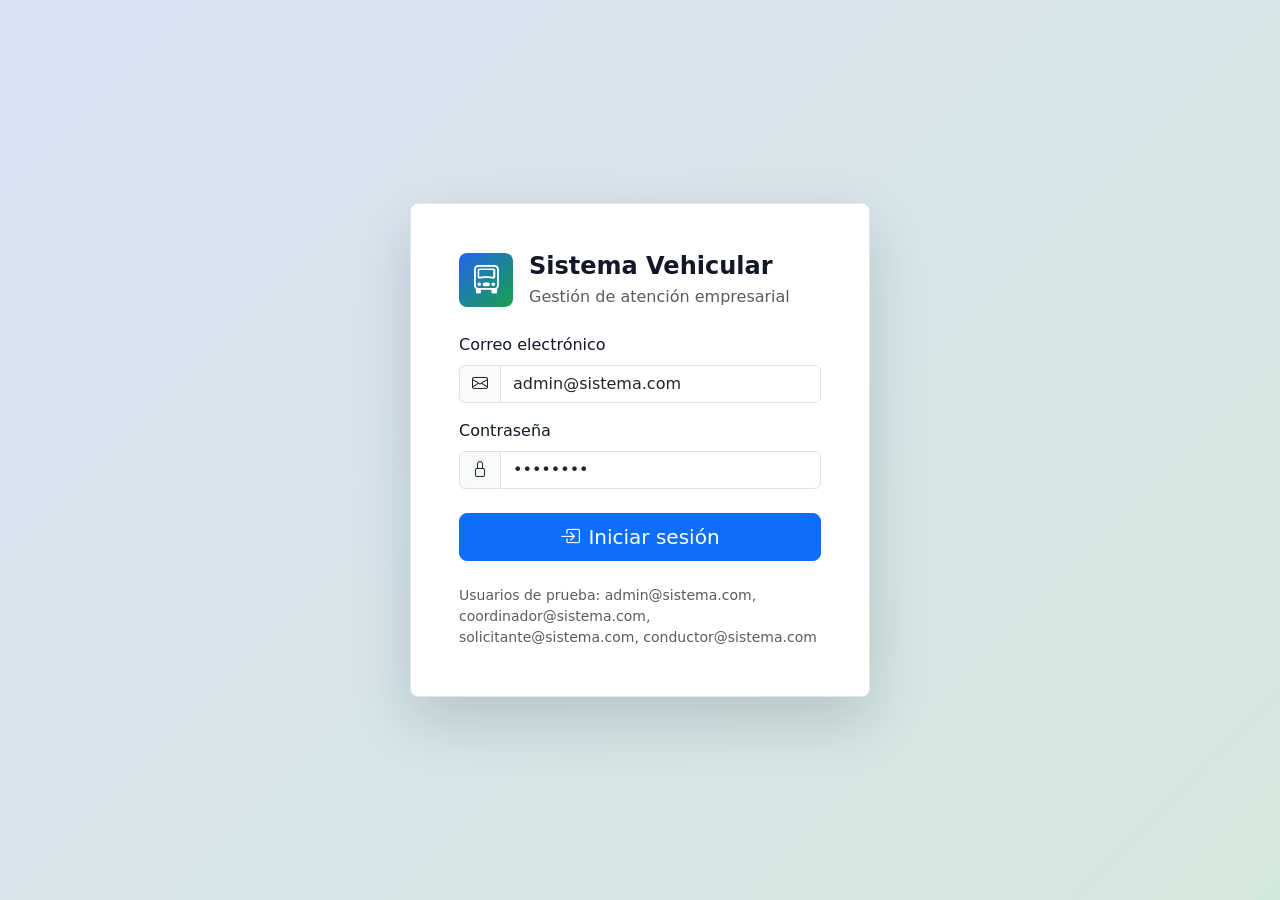
<file: frontend/index.html>
<!doctype html>
<html lang="es">
<head>
  <meta charset="utf-8">
  <meta name="viewport" content="width=device-width, initial-scale=1">
  <meta http-equiv="refresh" content="0; url=login.html">
  <title>Sistema Vehicular</title>
</head>
<body>
  <a href="login.html">Ir al sistema</a>
</body>
</html>
</file>
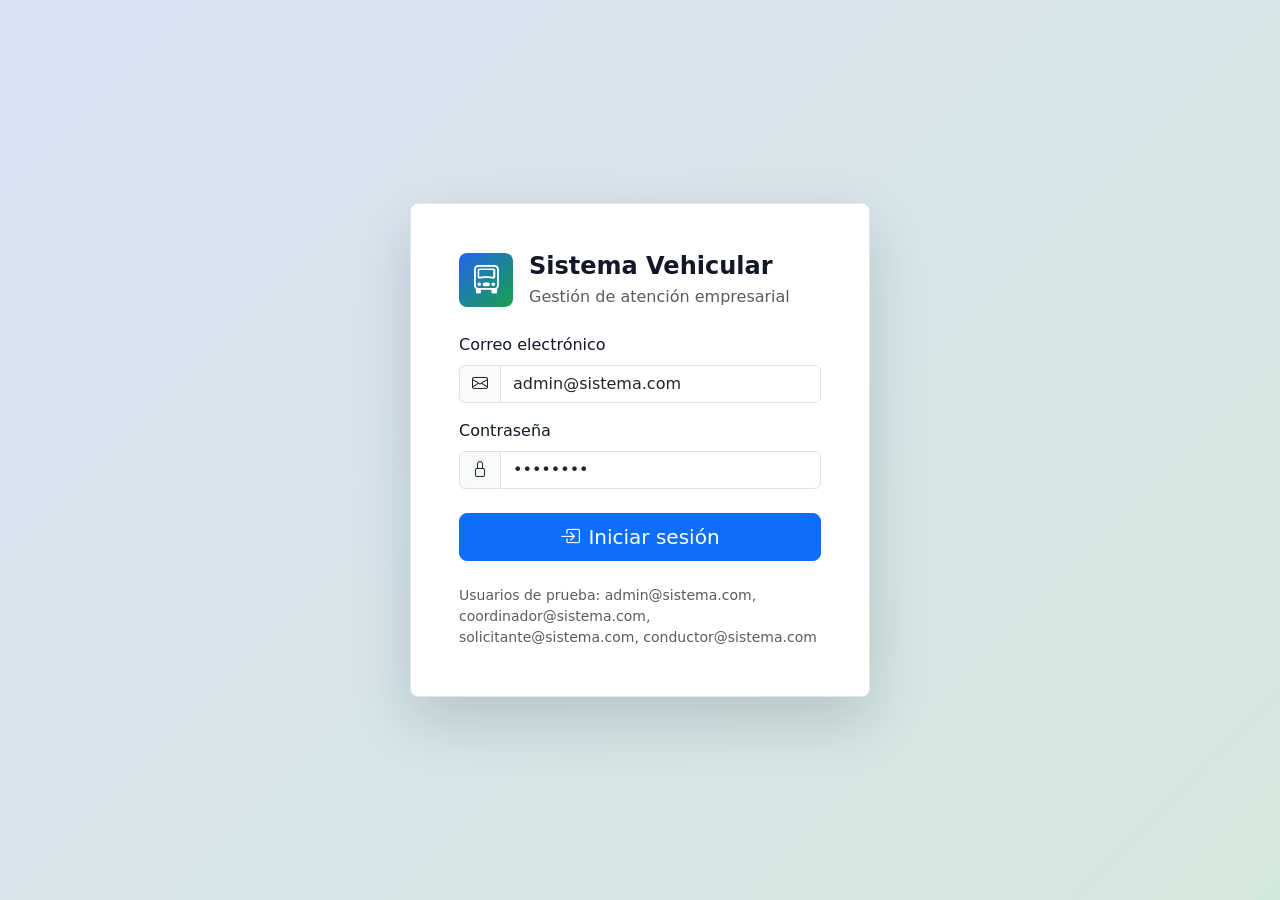
<file: frontend/cola.html>
<!doctype html>
<html lang="es">
<head>
  <meta charset="utf-8">
  <meta name="viewport" content="width=device-width, initial-scale=1">
  <title>Cola vehicular | Sistema Vehicular</title>
  <link href="https://cdn.jsdelivr.net/npm/bootstrap@5.3.3/dist/css/bootstrap.min.css" rel="stylesheet">
  <link href="https://cdn.jsdelivr.net/npm/bootstrap-icons@1.11.3/font/bootstrap-icons.min.css" rel="stylesheet">
  <link href="assets/css/styles.css?v=20260617-3" rel="stylesheet">
</head>
<body>
  <div id="app"></div>
  <script src="https://cdn.jsdelivr.net/npm/bootstrap@5.3.3/dist/js/bootstrap.bundle.min.js"></script>
  <script src="assets/js/config.js?v=20260617-3"></script>
  <script src="assets/js/utils.js?v=20260617-3"></script>
  <script src="assets/js/cola.js?v=20260617-3"></script>
</body>
</html>
</file>
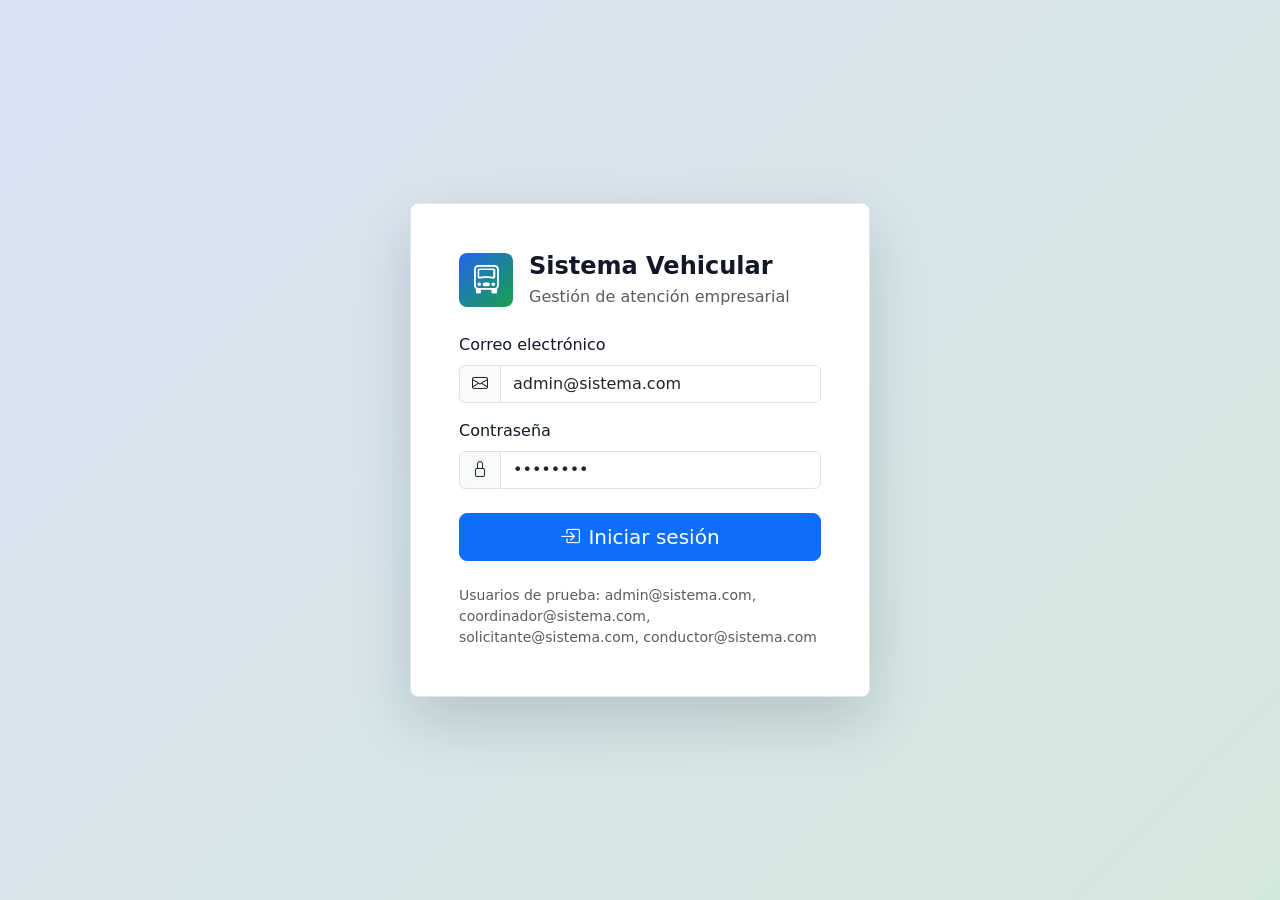
<file: frontend/conductores.html>
<!doctype html>
<html lang="es">
<head>
  <meta charset="utf-8">
  <meta name="viewport" content="width=device-width, initial-scale=1">
  <title>Conductores | Sistema Vehicular</title>
  <link href="https://cdn.jsdelivr.net/npm/bootstrap@5.3.3/dist/css/bootstrap.min.css" rel="stylesheet">
  <link href="https://cdn.jsdelivr.net/npm/bootstrap-icons@1.11.3/font/bootstrap-icons.min.css" rel="stylesheet">
  <link href="assets/css/styles.css?v=20260617-3" rel="stylesheet">
</head>
<body>
  <div id="app"></div>
  <script src="https://cdn.jsdelivr.net/npm/bootstrap@5.3.3/dist/js/bootstrap.bundle.min.js"></script>
  <script src="assets/js/config.js?v=20260617-3"></script>
  <script src="assets/js/utils.js?v=20260617-3"></script>
  <script src="assets/js/conductores.js?v=20260617-3"></script>
</body>
</html>
</file>
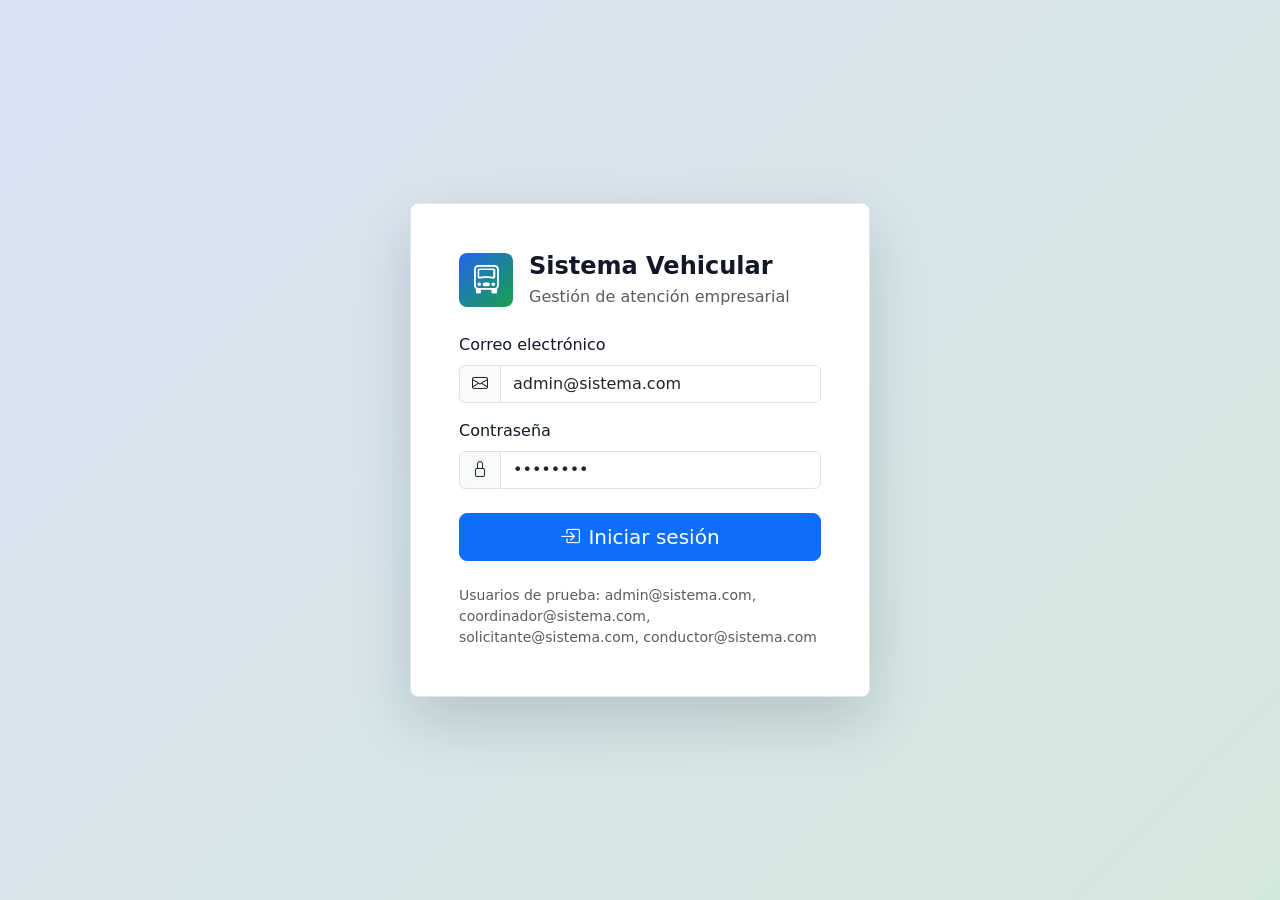
<file: frontend/kilometraje.html>
<!doctype html>
<html lang="es">
<head>
  <meta charset="utf-8">
  <meta name="viewport" content="width=device-width, initial-scale=1">
  <title>Kilometraje | Sistema Vehicular</title>
  <link href="https://cdn.jsdelivr.net/npm/bootstrap@5.3.3/dist/css/bootstrap.min.css" rel="stylesheet">
  <link href="https://cdn.jsdelivr.net/npm/bootstrap-icons@1.11.3/font/bootstrap-icons.min.css" rel="stylesheet">
  <link href="assets/css/styles.css?v=20260617-3" rel="stylesheet">
</head>
<body>
  <div id="app"></div>
  <script src="https://cdn.jsdelivr.net/npm/bootstrap@5.3.3/dist/js/bootstrap.bundle.min.js"></script>
  <script src="assets/js/config.js?v=20260617-3"></script>
  <script src="assets/js/utils.js?v=20260617-3"></script>
  <script src="assets/js/kilometraje.js?v=20260617-3"></script>
</body>
</html>
</file>
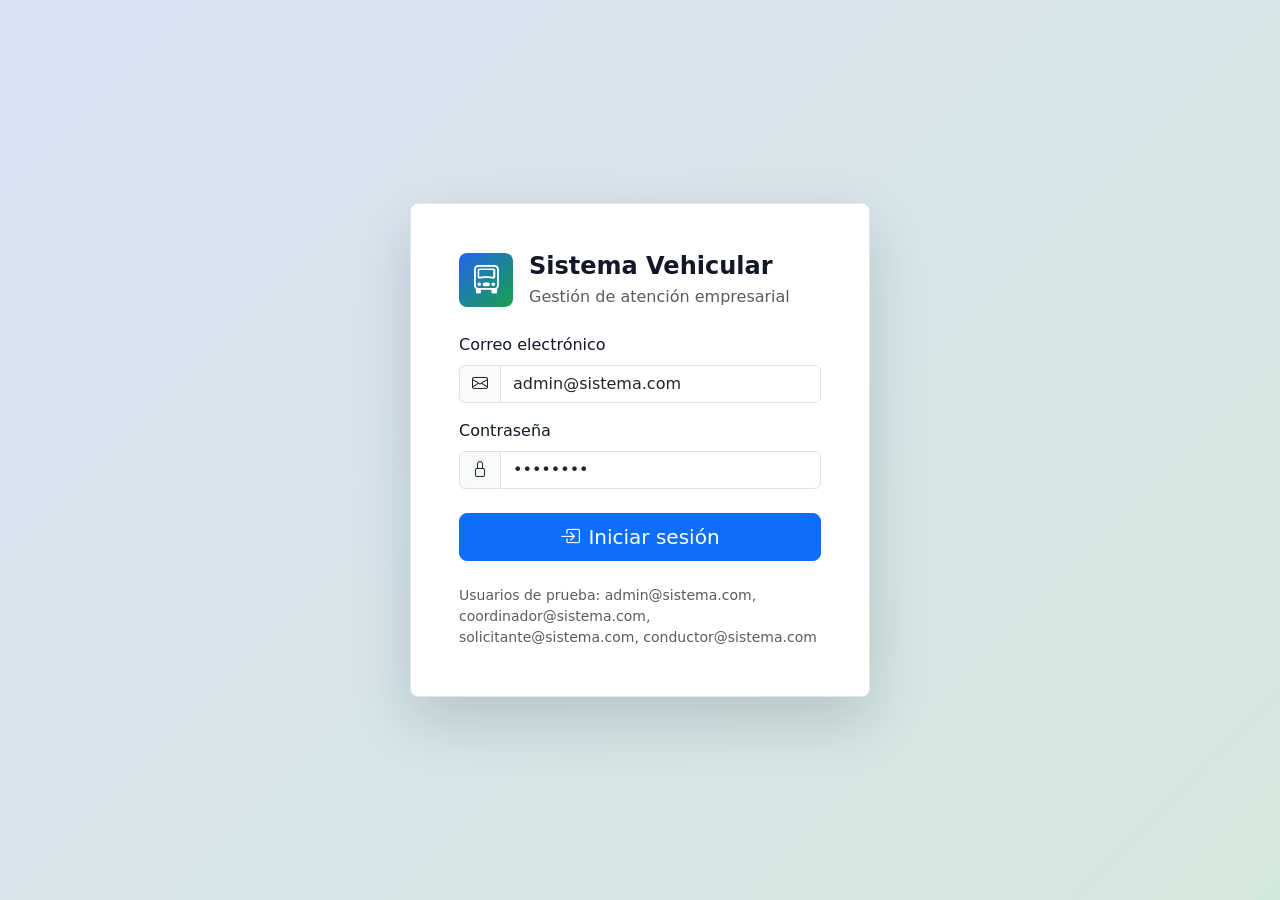
<file: frontend/login.html>
<!doctype html>
<html lang="es">
<head>
  <meta charset="utf-8">
  <meta name="viewport" content="width=device-width, initial-scale=1">
  <title>Inicio de sesión | Sistema Vehicular</title>
  <link href="https://cdn.jsdelivr.net/npm/bootstrap@5.3.3/dist/css/bootstrap.min.css" rel="stylesheet">
  <link href="https://cdn.jsdelivr.net/npm/bootstrap-icons@1.11.3/font/bootstrap-icons.min.css" rel="stylesheet">
  <link href="assets/css/styles.css?v=20260617-3" rel="stylesheet">
</head>
<body class="login-page">
  <main class="login-card p-4 p-md-5">
    <div class="d-flex align-items-center gap-3 mb-4">
      <div class="brand-mark"><i class="bi bi-truck-front"></i></div>
      <div>
        <h1 class="h4 mb-1 fw-bold">Sistema Vehicular</h1>
        <div class="text-muted">Gestión de atención empresarial</div>
      </div>
    </div>
    <div id="loginMessage"></div>
    <form id="loginForm" class="needs-validation" novalidate>
      <div class="mb-3">
        <label class="form-label">Correo electrónico</label>
        <div class="input-group">
          <span class="input-group-text"><i class="bi bi-envelope"></i></span>
          <input class="form-control" type="email" name="email" value="admin@sistema.com" required>
        </div>
      </div>
      <div class="mb-4">
        <label class="form-label">Contraseña</label>
        <div class="input-group">
          <span class="input-group-text"><i class="bi bi-lock"></i></span>
          <input class="form-control" type="password" name="password" value="admin123" required>
        </div>
      </div>
      <button class="btn btn-primary btn-lg w-100 btn-icon" type="submit"><i class="bi bi-box-arrow-in-right"></i> Iniciar sesión</button>
    </form>
    <div class="mt-4 small text-muted">
      Usuarios de prueba: admin@sistema.com, coordinador@sistema.com, solicitante@sistema.com, conductor@sistema.com
    </div>
  </main>
  <script src="https://cdn.jsdelivr.net/npm/bootstrap@5.3.3/dist/js/bootstrap.bundle.min.js"></script>
  <script src="assets/js/config.js?v=20260617-3"></script>
  <script src="assets/js/utils.js?v=20260617-3"></script>
  <script src="assets/js/auth.js?v=20260617-3"></script>
</body>
</html>
</file>
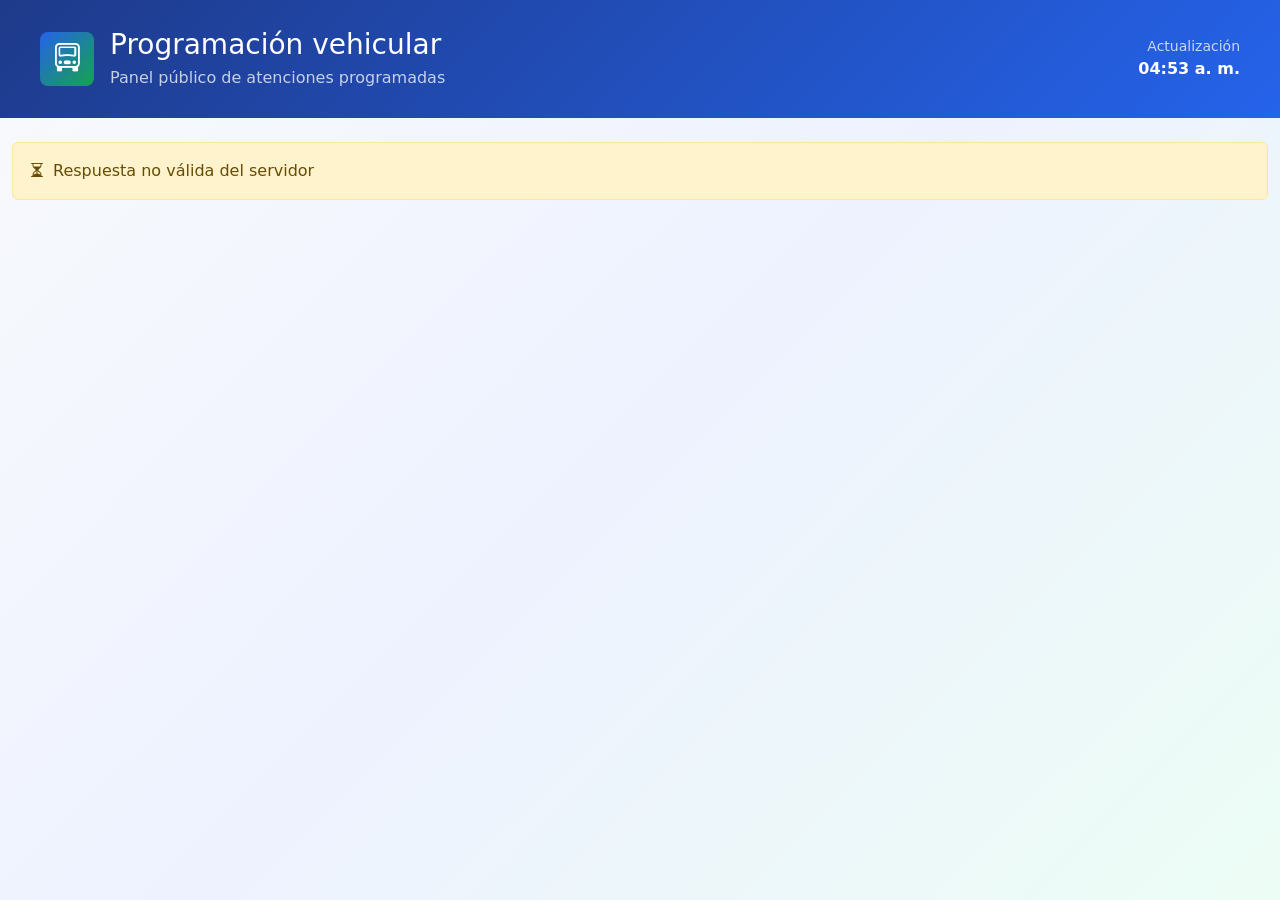
<file: frontend/panel-publico.html>
<!doctype html>
<html lang="es">
<head>
  <meta charset="utf-8">
  <meta name="viewport" content="width=device-width, initial-scale=1">
  <title>Panel público | Sistema Vehicular</title>
  <link href="https://cdn.jsdelivr.net/npm/bootstrap@5.3.3/dist/css/bootstrap.min.css" rel="stylesheet">
  <link href="https://cdn.jsdelivr.net/npm/bootstrap-icons@1.11.3/font/bootstrap-icons.min.css" rel="stylesheet">
  <link href="assets/css/styles.css?v=20260617-3" rel="stylesheet">
</head>
<body>
  <div id="publicApp"></div>
  <script src="https://cdn.jsdelivr.net/npm/bootstrap@5.3.3/dist/js/bootstrap.bundle.min.js"></script>
  <script src="assets/js/config.js?v=20260617-3"></script>
  <script src="assets/js/utils.js?v=20260617-3"></script>
  <script src="assets/js/panel-publico.js?v=20260617-3"></script>
</body>
</html>
</file>
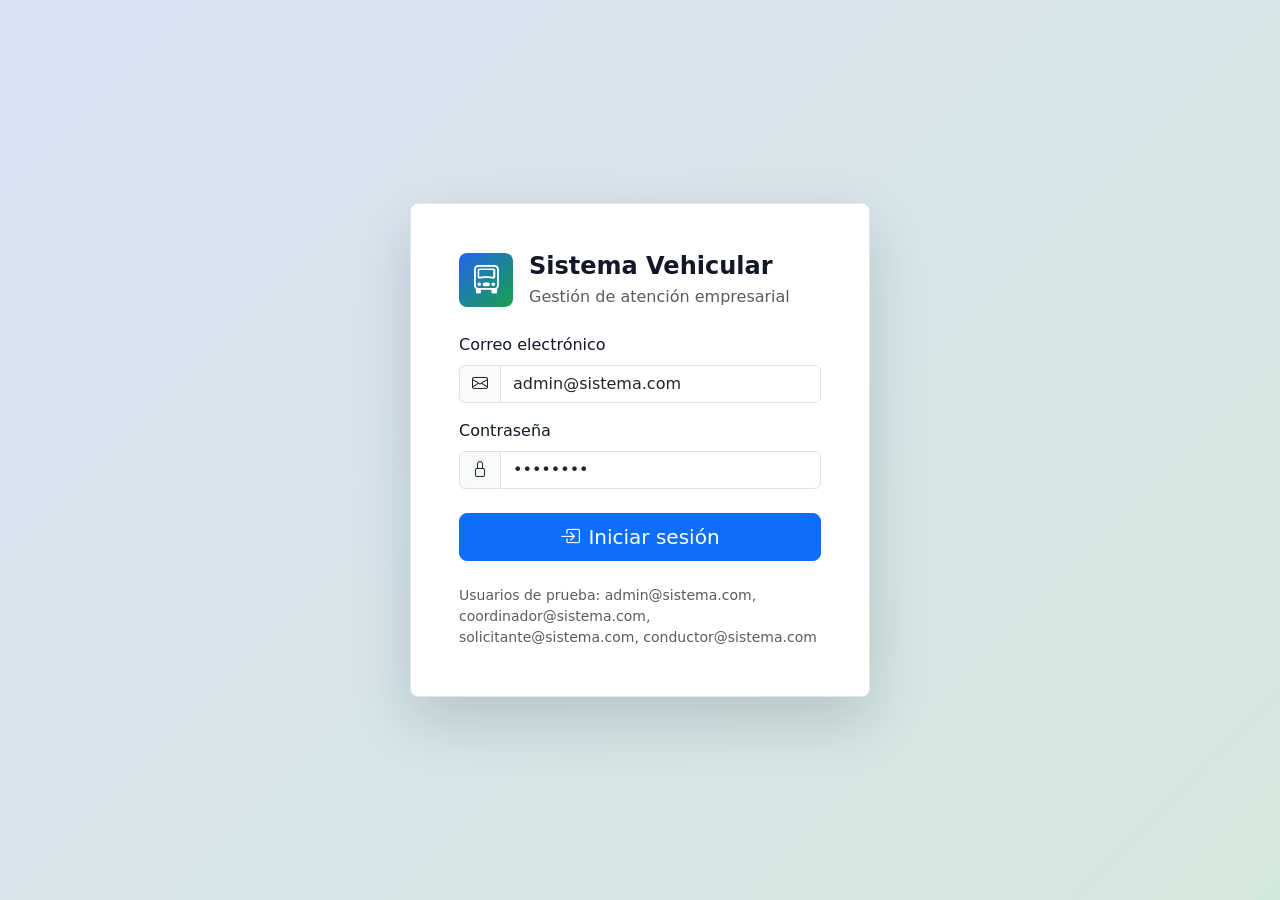
<file: frontend/programacion.html>
<!doctype html>
<html lang="es">
<head>
  <meta charset="utf-8">
  <meta name="viewport" content="width=device-width, initial-scale=1">
  <title>Programación | Sistema Vehicular</title>
  <link href="https://cdn.jsdelivr.net/npm/bootstrap@5.3.3/dist/css/bootstrap.min.css" rel="stylesheet">
  <link href="https://cdn.jsdelivr.net/npm/bootstrap-icons@1.11.3/font/bootstrap-icons.min.css" rel="stylesheet">
  <link href="assets/css/styles.css?v=20260617-3" rel="stylesheet">
</head>
<body>
  <div id="app"></div>
  <script src="https://cdn.jsdelivr.net/npm/bootstrap@5.3.3/dist/js/bootstrap.bundle.min.js"></script>
  <script src="assets/js/config.js?v=20260617-3"></script>
  <script src="assets/js/utils.js?v=20260617-3"></script>
  <script src="assets/js/programacion.js?v=20260617-3"></script>
</body>
</html>
</file>
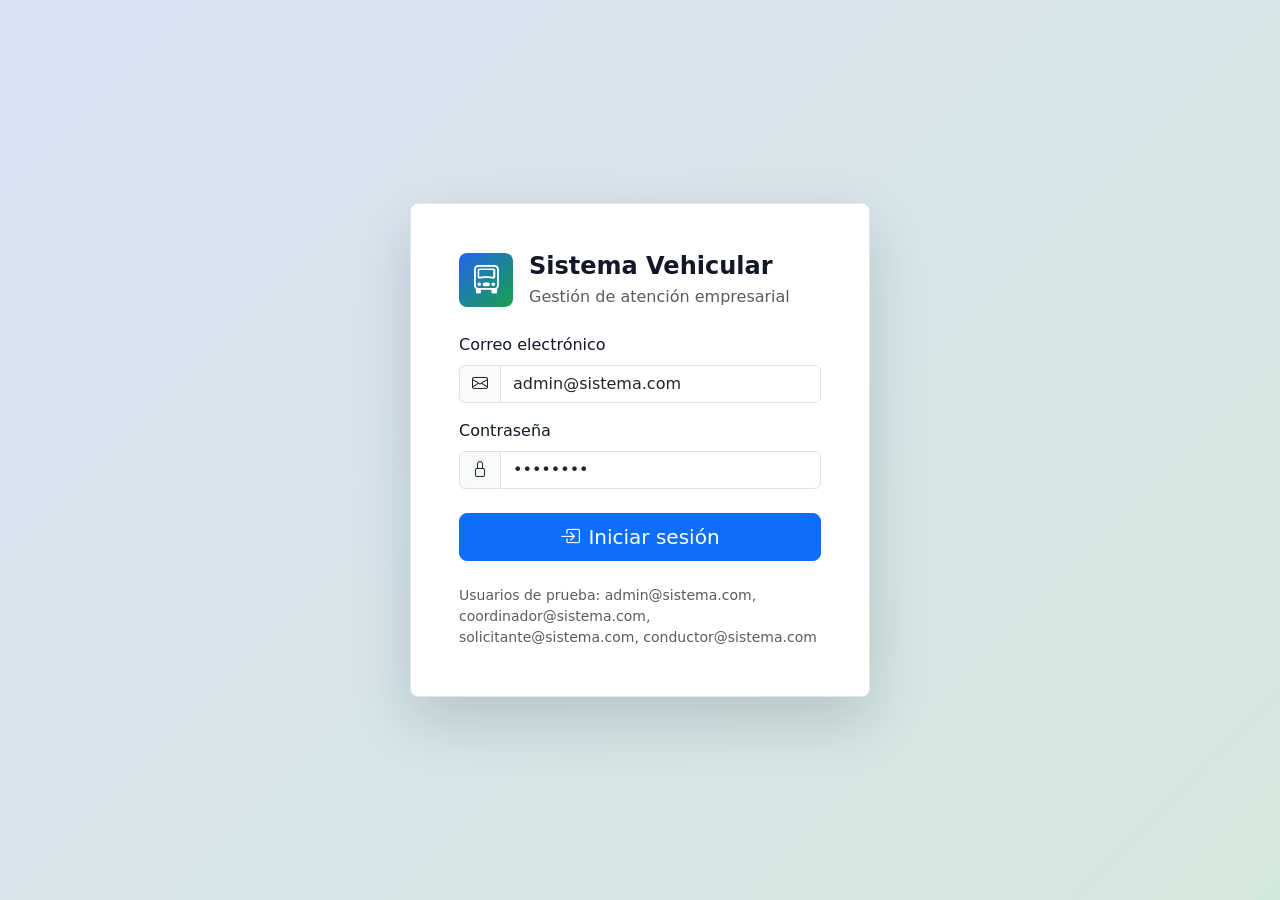
<file: frontend/retornos.html>
<!doctype html>
<html lang="es">
<head>
  <meta charset="utf-8">
  <meta name="viewport" content="width=device-width, initial-scale=1">
  <title>Retornos | Sistema Vehicular</title>
  <link href="https://cdn.jsdelivr.net/npm/bootstrap@5.3.3/dist/css/bootstrap.min.css" rel="stylesheet">
  <link href="https://cdn.jsdelivr.net/npm/bootstrap-icons@1.11.3/font/bootstrap-icons.min.css" rel="stylesheet">
  <link href="assets/css/styles.css?v=20260617-3" rel="stylesheet">
</head>
<body>
  <div id="app"></div>
  <script src="https://cdn.jsdelivr.net/npm/bootstrap@5.3.3/dist/js/bootstrap.bundle.min.js"></script>
  <script src="assets/js/config.js?v=20260617-3"></script>
  <script src="assets/js/utils.js?v=20260617-3"></script>
  <script src="assets/js/retornos.js?v=20260617-3"></script>
</body>
</html>
</file>
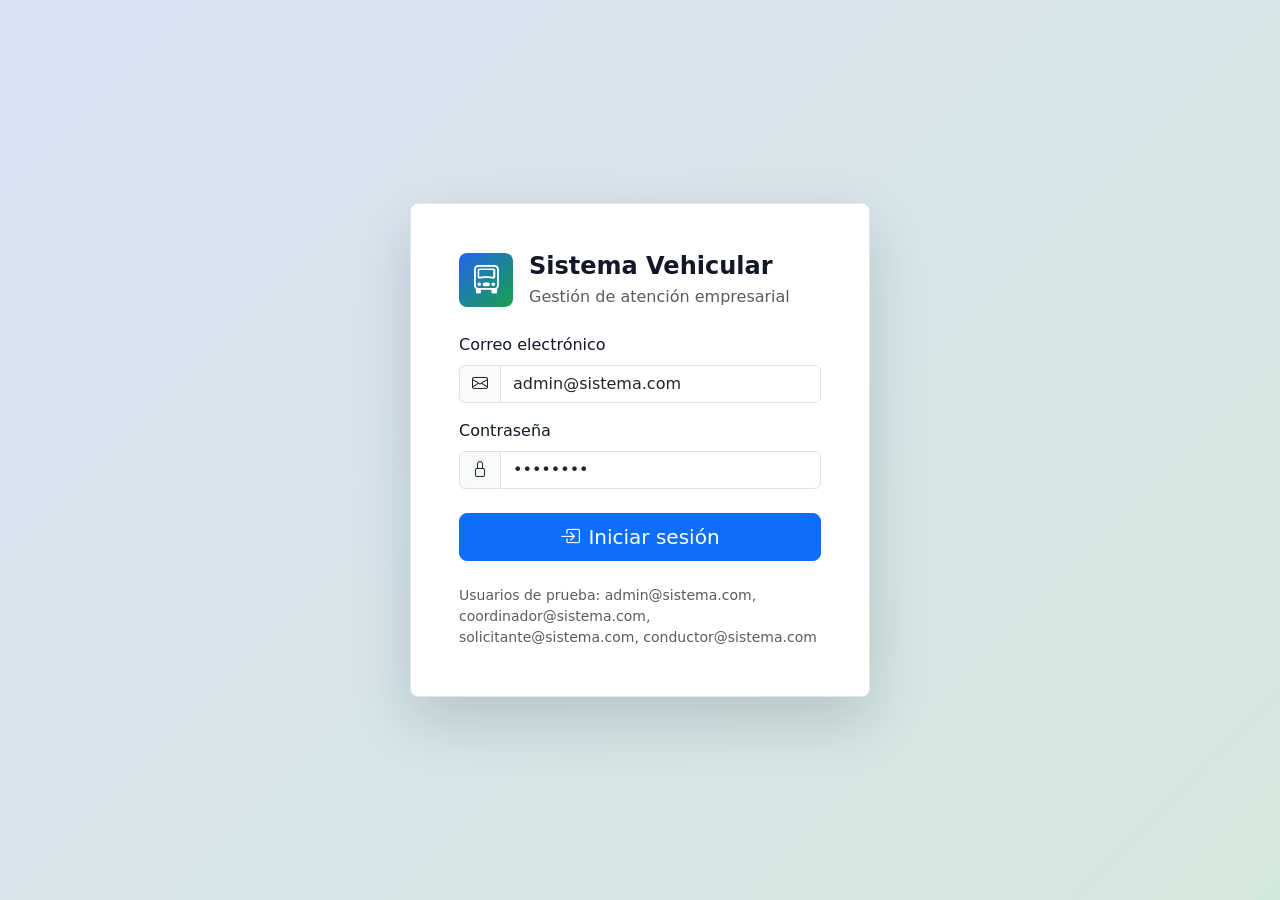
<file: frontend/solicitudes.html>
<!doctype html>
<html lang="es">
<head>
  <meta charset="utf-8">
  <meta name="viewport" content="width=device-width, initial-scale=1">
  <title>Solicitudes | Sistema Vehicular</title>
  <link href="https://cdn.jsdelivr.net/npm/bootstrap@5.3.3/dist/css/bootstrap.min.css" rel="stylesheet">
  <link href="https://cdn.jsdelivr.net/npm/bootstrap-icons@1.11.3/font/bootstrap-icons.min.css" rel="stylesheet">
  <link href="assets/css/styles.css?v=20260617-3" rel="stylesheet">
</head>
<body>
  <div id="app"></div>
  <script src="https://cdn.jsdelivr.net/npm/bootstrap@5.3.3/dist/js/bootstrap.bundle.min.js"></script>
  <script src="assets/js/config.js?v=20260617-3"></script>
  <script src="assets/js/utils.js?v=20260617-3"></script>
  <script src="assets/js/solicitudes.js?v=20260617-3"></script>
</body>
</html>
</file>
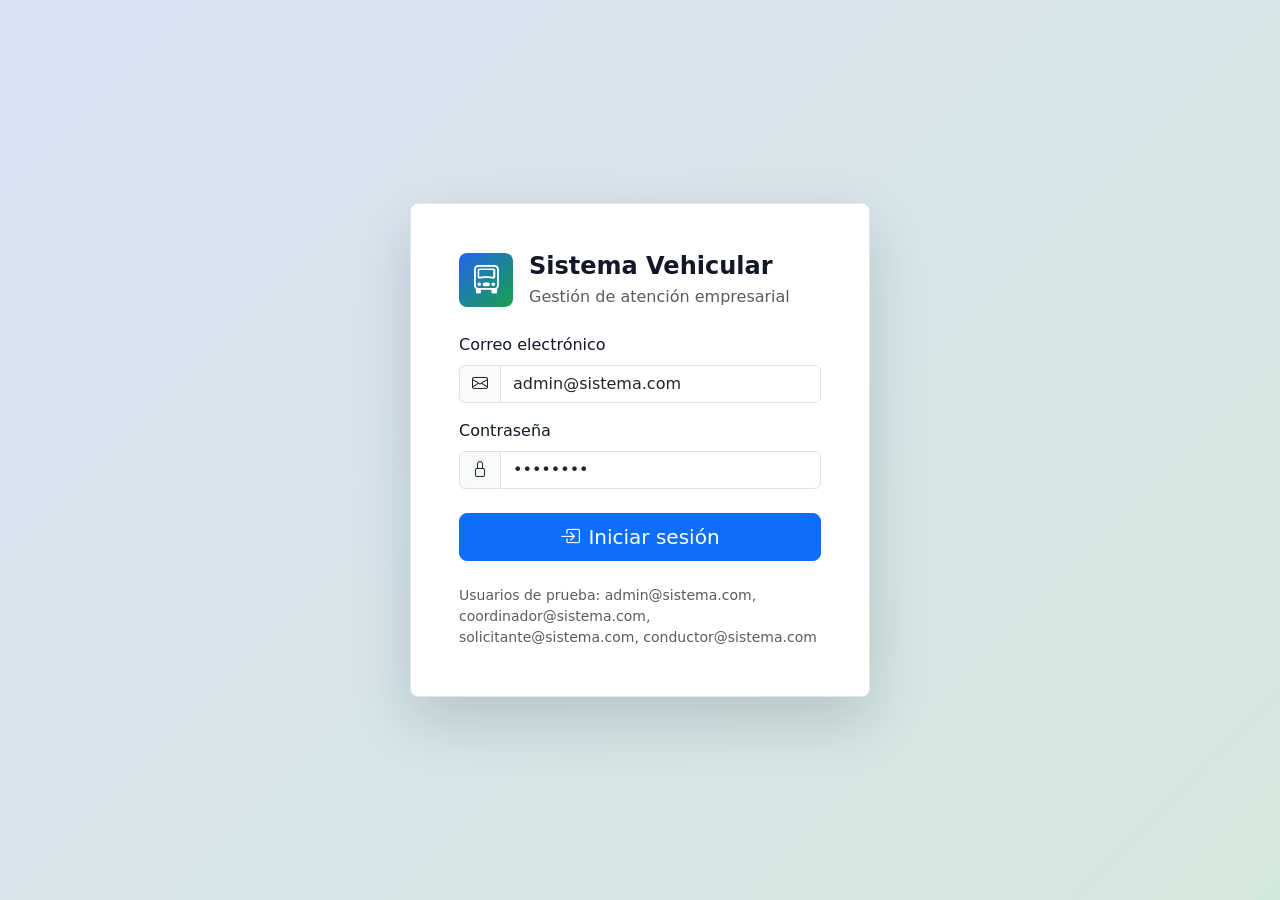
<file: frontend/usuarios.html>
<!doctype html>
<html lang="es">
<head>
  <meta charset="utf-8">
  <meta name="viewport" content="width=device-width, initial-scale=1">
  <title>Usuarios | Sistema Vehicular</title>
  <link href="https://cdn.jsdelivr.net/npm/bootstrap@5.3.3/dist/css/bootstrap.min.css" rel="stylesheet">
  <link href="https://cdn.jsdelivr.net/npm/bootstrap-icons@1.11.3/font/bootstrap-icons.min.css" rel="stylesheet">
  <link href="assets/css/styles.css?v=20260617-3" rel="stylesheet">
</head>
<body>
  <div id="app"></div>
  <script src="https://cdn.jsdelivr.net/npm/bootstrap@5.3.3/dist/js/bootstrap.bundle.min.js"></script>
  <script src="assets/js/config.js?v=20260617-3"></script>
  <script src="assets/js/utils.js?v=20260617-3"></script>
  <script src="assets/js/usuarios.js?v=20260617-3"></script>
</body>
</html>
</file>
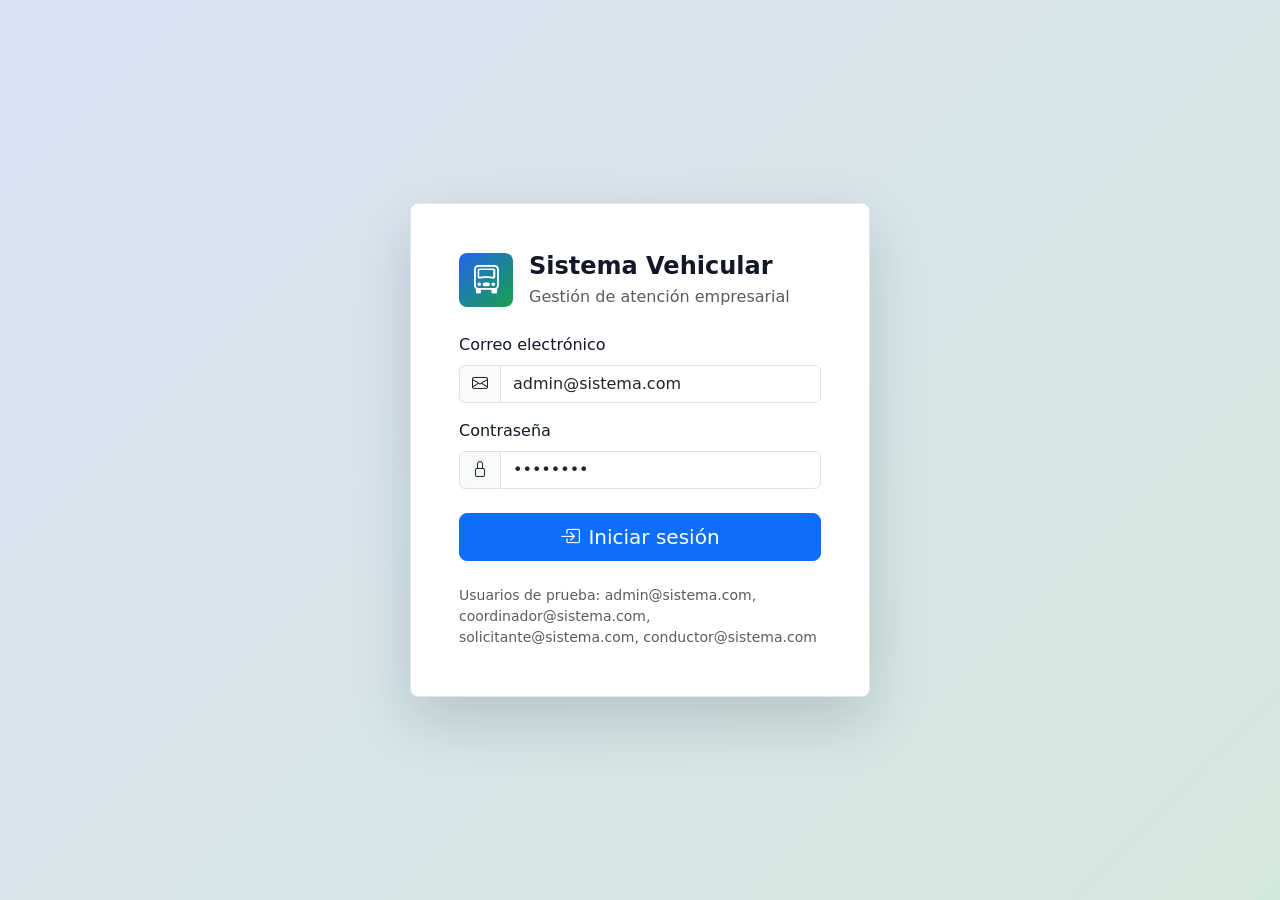
<file: frontend/vehiculos.html>
<!doctype html>
<html lang="es">
<head>
  <meta charset="utf-8">
  <meta name="viewport" content="width=device-width, initial-scale=1">
  <title>Vehículos | Sistema Vehicular</title>
  <link href="https://cdn.jsdelivr.net/npm/bootstrap@5.3.3/dist/css/bootstrap.min.css" rel="stylesheet">
  <link href="https://cdn.jsdelivr.net/npm/bootstrap-icons@1.11.3/font/bootstrap-icons.min.css" rel="stylesheet">
  <link href="assets/css/styles.css?v=20260617-3" rel="stylesheet">
</head>
<body>
  <div id="app"></div>
  <script src="https://cdn.jsdelivr.net/npm/bootstrap@5.3.3/dist/js/bootstrap.bundle.min.js"></script>
  <script src="assets/js/config.js?v=20260617-3"></script>
  <script src="assets/js/utils.js?v=20260617-3"></script>
  <script src="assets/js/vehiculos.js?v=20260617-3"></script>
</body>
</html>
</file>
<file: frontend/assets/css/styles.css>
:root {
  --primary: #2563eb;
  --primary-dark: #1e3a8a;
  --success: #16a34a;
  --warning: #f59e0b;
  --danger: #dc2626;
  --info: #0ea5e9;
  --muted: #64748b;
  --bg: #f3f4f6;
  --text: #111827;
  --panel: #ffffff;
  --line: #e5e7eb;
  --sidebar: #0f172a;
}

* {
  box-sizing: border-box;
}

body {
  min-height: 100vh;
  margin: 0;
  color: var(--text);
  background: var(--bg);
  font-family: system-ui, -apple-system, BlinkMacSystemFont, "Segoe UI", sans-serif;
}

a {
  text-decoration: none;
}

.login-page {
  min-height: 100vh;
  display: grid;
  place-items: center;
  padding: 24px;
  background:
    linear-gradient(135deg, rgba(37, 99, 235, 0.12), rgba(22, 163, 74, 0.14)),
    var(--bg);
}

.login-card {
  width: min(460px, 100%);
  border: 1px solid var(--line);
  border-radius: 8px;
  background: var(--panel);
  box-shadow: 0 24px 60px rgba(15, 23, 42, 0.16);
}

.brand-mark {
  width: 54px;
  height: 54px;
  display: grid;
  place-items: center;
  border-radius: 8px;
  color: #fff;
  background: linear-gradient(135deg, var(--primary), var(--success));
  font-size: 28px;
}

.app-shell {
  min-height: 100vh;
  display: flex;
}

.sidebar {
  width: 272px;
  flex: 0 0 272px;
  min-height: 100vh;
  position: sticky;
  top: 0;
  padding: 18px 14px;
  background: var(--sidebar);
  color: #fff;
}

.sidebar-brand {
  display: flex;
  gap: 12px;
  align-items: center;
  padding: 8px 10px 18px;
  border-bottom: 1px solid rgba(255, 255, 255, 0.12);
}

.sidebar-brand .brand-mark {
  width: 42px;
  height: 42px;
  font-size: 22px;
}

.sidebar-title {
  margin: 0;
  font-size: 15px;
  font-weight: 800;
  line-height: 1.2;
}

.sidebar-subtitle {
  margin: 0;
  color: #cbd5e1;
  font-size: 12px;
}

.nav-menu {
  padding: 16px 0;
}

.nav-menu a {
  display: flex;
  align-items: center;
  gap: 10px;
  min-height: 42px;
  padding: 9px 12px;
  margin-bottom: 4px;
  border-radius: 8px;
  color: #dbeafe;
  font-weight: 600;
  font-size: 14px;
}

.nav-menu a:hover,
.nav-menu a.active {
  color: #fff;
  background: rgba(37, 99, 235, 0.9);
}

.main-area {
  min-width: 0;
  flex: 1;
}

.topbar {
  min-height: 68px;
  display: flex;
  justify-content: space-between;
  align-items: center;
  gap: 16px;
  padding: 14px 24px;
  border-bottom: 1px solid var(--line);
  background: rgba(255, 255, 255, 0.9);
  backdrop-filter: blur(10px);
  position: sticky;
  top: 0;
  z-index: 10;
}

.content {
  width: min(1480px, 100%);
  margin: 0 auto;
  padding: 24px;
}

.page-title {
  margin: 0;
  font-size: 26px;
  font-weight: 800;
  letter-spacing: 0;
}

.page-subtitle {
  margin: 3px 0 0;
  color: var(--muted);
  font-size: 14px;
}

.panel {
  background: var(--panel);
  border: 1px solid var(--line);
  border-radius: 8px;
  box-shadow: 0 12px 30px rgba(15, 23, 42, 0.06);
}

.panel-header {
  display: flex;
  justify-content: space-between;
  gap: 12px;
  align-items: center;
  padding: 16px 18px;
  border-bottom: 1px solid var(--line);
}

.panel-body {
  padding: 18px;
}

.metric-card {
  min-height: 132px;
  display: flex;
  align-items: center;
  gap: 14px;
  padding: 18px;
  border: 1px solid var(--line);
  border-radius: 8px;
  background: #fff;
}

.metric-icon {
  width: 48px;
  height: 48px;
  flex: 0 0 48px;
  display: grid;
  place-items: center;
  border-radius: 8px;
  color: #fff;
  font-size: 24px;
}

.metric-value {
  margin: 0;
  font-size: 28px;
  font-weight: 900;
}

.metric-label {
  margin: 0;
  color: var(--muted);
  font-size: 13px;
}

.bg-primary-app { background: var(--primary); }
.bg-success-app { background: var(--success); }
.bg-warning-app { background: var(--warning); }
.bg-danger-app { background: var(--danger); }
.bg-info-app { background: var(--info); }
.bg-muted-app { background: var(--muted); }

.table {
  vertical-align: middle;
}

.table thead th {
  color: #475569;
  font-size: 12px;
  text-transform: uppercase;
  letter-spacing: 0;
  white-space: nowrap;
}

.badge-state {
  display: inline-flex;
  align-items: center;
  gap: 6px;
  min-height: 26px;
  padding: 5px 9px;
  border-radius: 999px;
  color: #fff;
  font-weight: 700;
  font-size: 12px;
}

.state-success { background: var(--success); }
.state-warning { background: var(--warning); color: #111827; }
.state-info { background: var(--info); }
.state-danger { background: var(--danger); }
.state-muted { background: #6b7280; }
.state-primary { background: var(--primary); }

.form-help {
  color: var(--muted);
  font-size: 12px;
}

.wizard-steps {
  display: grid;
  grid-template-columns: repeat(3, 1fr);
  gap: 8px;
  margin-bottom: 16px;
}

.wizard-step {
  border: 1px solid var(--line);
  border-radius: 8px;
  padding: 10px;
  background: #fff;
  color: var(--muted);
  font-weight: 700;
}

.wizard-step.active {
  border-color: var(--primary);
  color: var(--primary);
  background: #eff6ff;
}

.timeline {
  position: relative;
  margin: 0;
  padding: 0;
  list-style: none;
}

.timeline li {
  display: flex;
  gap: 10px;
  align-items: flex-start;
  padding: 9px 0;
  color: #475569;
}

.timeline i {
  color: var(--muted);
  margin-top: 2px;
}

.timeline .done {
  color: var(--success);
  font-weight: 700;
}

.public-page {
  min-height: 100vh;
  background: linear-gradient(135deg, #f8fafc 0%, #eef2ff 50%, #ecfdf5 100%);
}

.public-header {
  padding: 28px;
  color: #fff;
  background: linear-gradient(135deg, var(--primary-dark), var(--primary));
}

.public-card {
  min-height: 190px;
  border: 1px solid var(--line);
  border-radius: 8px;
  background: #fff;
  box-shadow: 0 14px 30px rgba(15, 23, 42, 0.08);
}

.public-time {
  font-size: 34px;
  font-weight: 900;
  color: var(--primary-dark);
}

.empty-state {
  padding: 36px 18px;
  text-align: center;
  color: var(--muted);
}

.empty-state i {
  display: block;
  margin-bottom: 8px;
  font-size: 34px;
}

.search-row {
  display: grid;
  grid-template-columns: repeat(auto-fit, minmax(170px, 1fr));
  gap: 12px;
}

.btn-icon {
  display: inline-flex;
  align-items: center;
  justify-content: center;
  gap: 8px;
}

.chart-box {
  height: 310px;
}

@media (max-width: 992px) {
  .app-shell {
    display: block;
  }

  .sidebar {
    width: 100%;
    min-height: auto;
    position: relative;
  }

  .nav-menu {
    display: grid;
    grid-template-columns: repeat(2, minmax(0, 1fr));
    gap: 4px;
  }

  .topbar {
    position: relative;
  }

  .search-row,
  .wizard-steps {
    grid-template-columns: 1fr;
  }
}

@media (max-width: 576px) {
  .content,
  .topbar,
  .public-header {
    padding: 16px;
  }

  .page-title {
    font-size: 22px;
  }

  .metric-card {
    min-height: 110px;
  }
}
</file>
